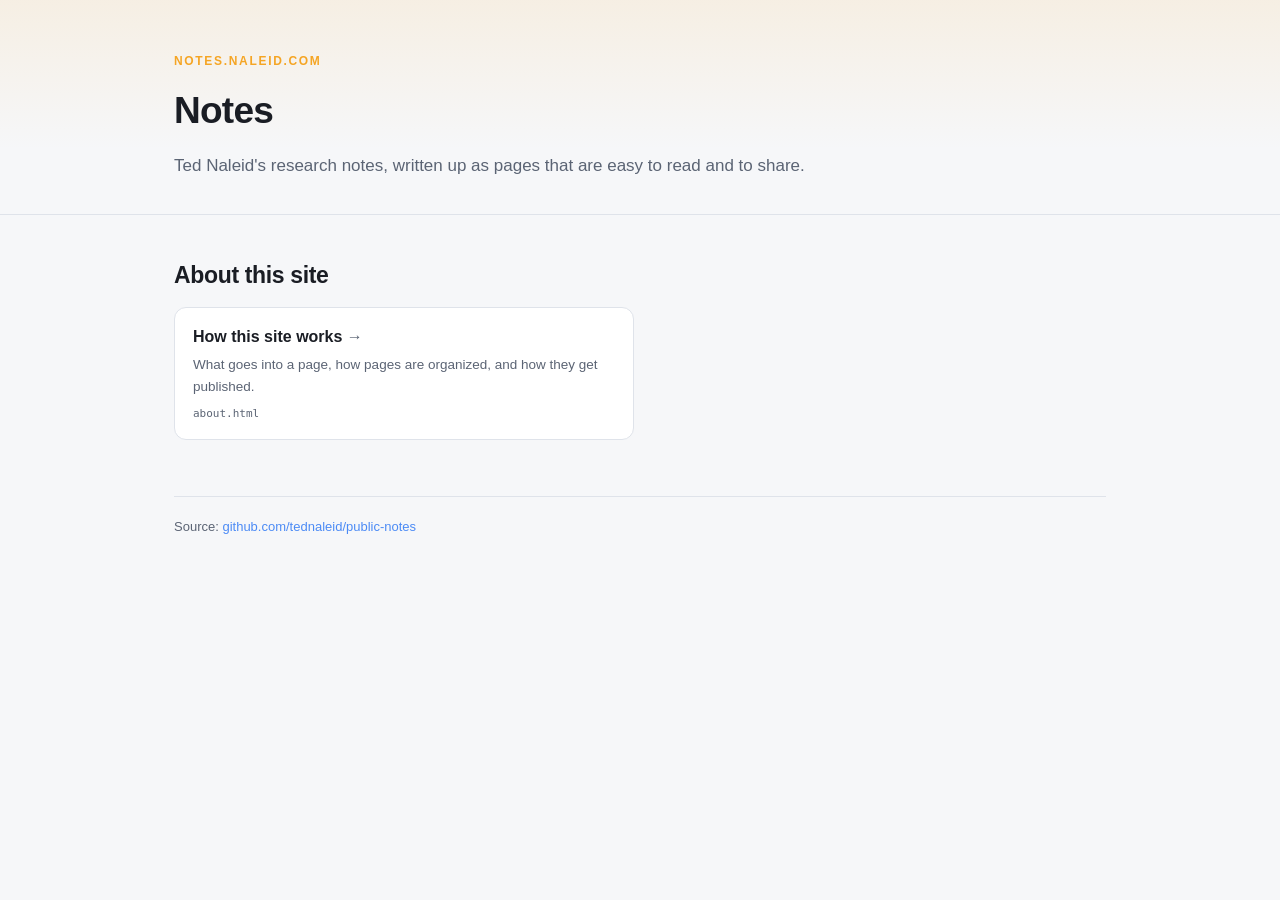
<file: index.html>
<!DOCTYPE html>
<!-- ABOUTME: The hub: landing page for notes.naleid.com, with one section per topic and a card per page. -->
<!-- ABOUTME: Add a card here whenever a durable page or topic page lands. List page, so no freshness stamp. -->
<html lang="en">
<head>
<meta charset="utf-8">
<meta name="viewport" content="width=device-width, initial-scale=1">
<title>Notes</title>
<link rel="stylesheet" href="assets/site.css">
</head>
<body>
<header class="hero">
  <div class="hero-inner">
    <p class="eyebrow">notes.naleid.com</p>
    <h1>Notes</h1>
    <p class="lede">Ted Naleid's research notes, written up as pages that are easy to read and to share.</p>
  </div>
</header>
<main class="wrap">
  <section id="site">
    <h2>About this site</h2>
    <div class="grid cols-2">
      <a class="doc" href="about.html">
        <h3>How this site works <span class="arrow">&rarr;</span></h3>
        <p>What goes into a page, how pages are organized, and how they get published.</p>
        <div class="path">about.html</div>
      </a>
    </div>
  </section>
  <footer>Source: <a href="https://github.com/tednaleid/public-notes">github.com/tednaleid/public-notes</a></footer>
</main>
</body>
</html>
</file>
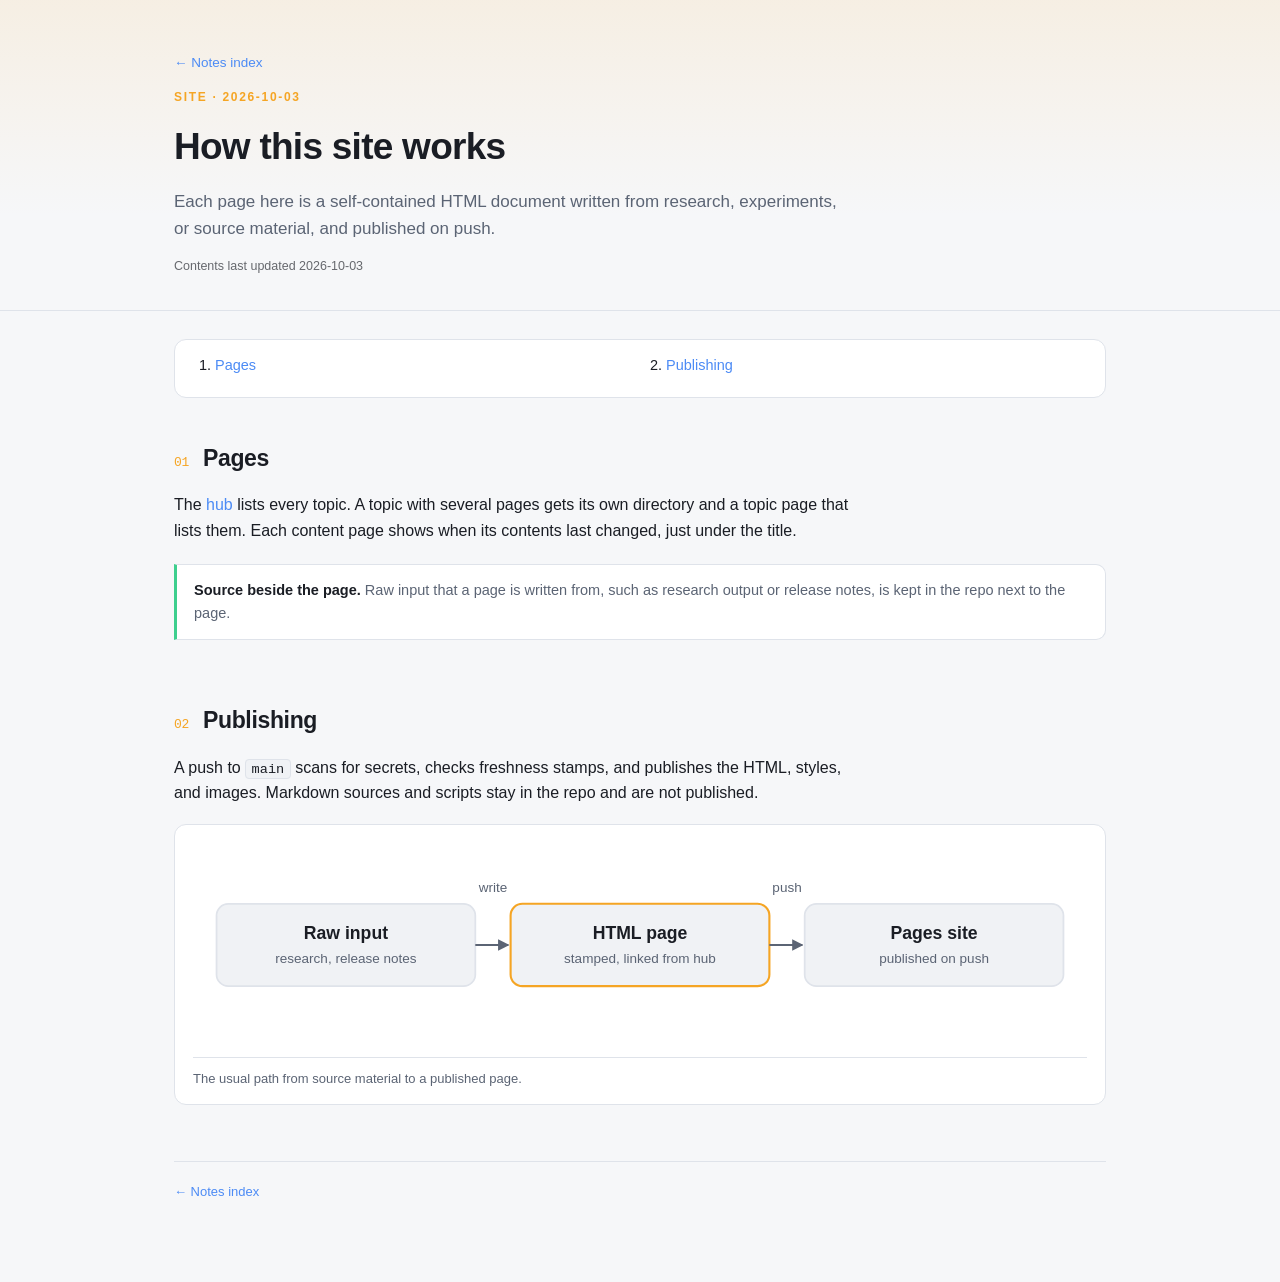
<file: about.html>
<!DOCTYPE html>
<!-- ABOUTME: Placeholder content page describing how the notes site is organized and published. -->
<!-- ABOUTME: Written during repo bootstrap to prove the publish pipeline; replace or expand as the site grows. -->
<html lang="en">
<head>
<meta charset="utf-8">
<meta name="viewport" content="width=device-width, initial-scale=1">
<title>How this site works</title>
<link rel="stylesheet" href="assets/site.css">
</head>
<body>
<header class="hero">
  <div class="hero-inner">
    <p class="back"><a href="index.html">&larr; Notes index</a></p>
    <p class="eyebrow">Site &middot; 2026-10-03</p>
    <h1>How this site works</h1>
    <p class="lede">Each page here is a self-contained HTML document written from research, experiments, or source material, and published on push.</p>
    <p class="freshness" style="margin:14px 0 0;font-size:12.5px;opacity:.65">Contents last updated <time datetime="2026-10-03">2026-10-03</time></p>
  </div>
</header>
<main class="wrap">
  <nav class="toc"><ol>
    <li><a href="#pages">Pages</a></li>
    <li><a href="#publishing">Publishing</a></li>
  </ol></nav>

  <section id="pages">
    <h2><span class="num">01</span> Pages</h2>
    <p>The <a href="index.html">hub</a> lists every topic. A topic with several pages gets its own directory and a topic page that lists them. Each content page shows when its contents last changed, just under the title.</p>
    <div class="note good"><strong>Source beside the page.</strong> Raw input that a page is written from, such as research output or release notes, is kept in the repo next to the page.</div>
  </section>

  <section id="publishing">
    <h2><span class="num">02</span> Publishing</h2>
    <p>A push to <code>main</code> scans for secrets, checks freshness stamps, and publishes the HTML, styles, and images. Markdown sources and scripts stay in the repo and are not published.</p>
    <figure>
    <svg viewBox="0 0 760 170" role="img" aria-label="Raw input flows into an HTML page, which is published to the Pages site.">
      <defs>
        <marker id="ah1" viewBox="0 0 10 10" refX="9" refY="5" markerWidth="6" markerHeight="6" orient="auto-start-reverse">
          <path d="M0 0 L10 5 L0 10 z" class="head"/>
        </marker>
      </defs>
      <!-- three columns: 220px boxes at x=20, 270, 520; 30px gutters; row y=50, height 70 -->
      <rect class="box"  x="20"  y="50" width="220" height="70" rx="10"/>
      <text class="title" x="130" y="80"  text-anchor="middle">Raw input</text>
      <text class="desc"  x="130" y="100" text-anchor="middle">research, release notes</text>

      <rect class="abox" x="270" y="50" width="220" height="70" rx="10"/>
      <text class="title" x="380" y="80"  text-anchor="middle">HTML page</text>
      <text class="desc"  x="380" y="100" text-anchor="middle">stamped, linked from hub</text>

      <rect class="box"  x="520" y="50" width="220" height="70" rx="10"/>
      <text class="title" x="630" y="80"  text-anchor="middle">Pages site</text>
      <text class="desc"  x="630" y="100" text-anchor="middle">published on push</text>

      <!-- edges run gutter to gutter; labels sit above, centered on the gutter -->
      <path class="edge" d="M240 85 H268" marker-end="url(#ah1)"/>
      <path class="edge" d="M490 85 H518" marker-end="url(#ah1)"/>
      <text class="elbl" x="255" y="40" text-anchor="middle">write</text>
      <text class="elbl" x="505" y="40" text-anchor="middle">push</text>
    </svg>
    <figcaption>The usual path from source material to a published page.</figcaption>
    </figure>
  </section>

  <footer><a href="index.html">&larr; Notes index</a></footer>
</main>
</body>
</html>
</file>
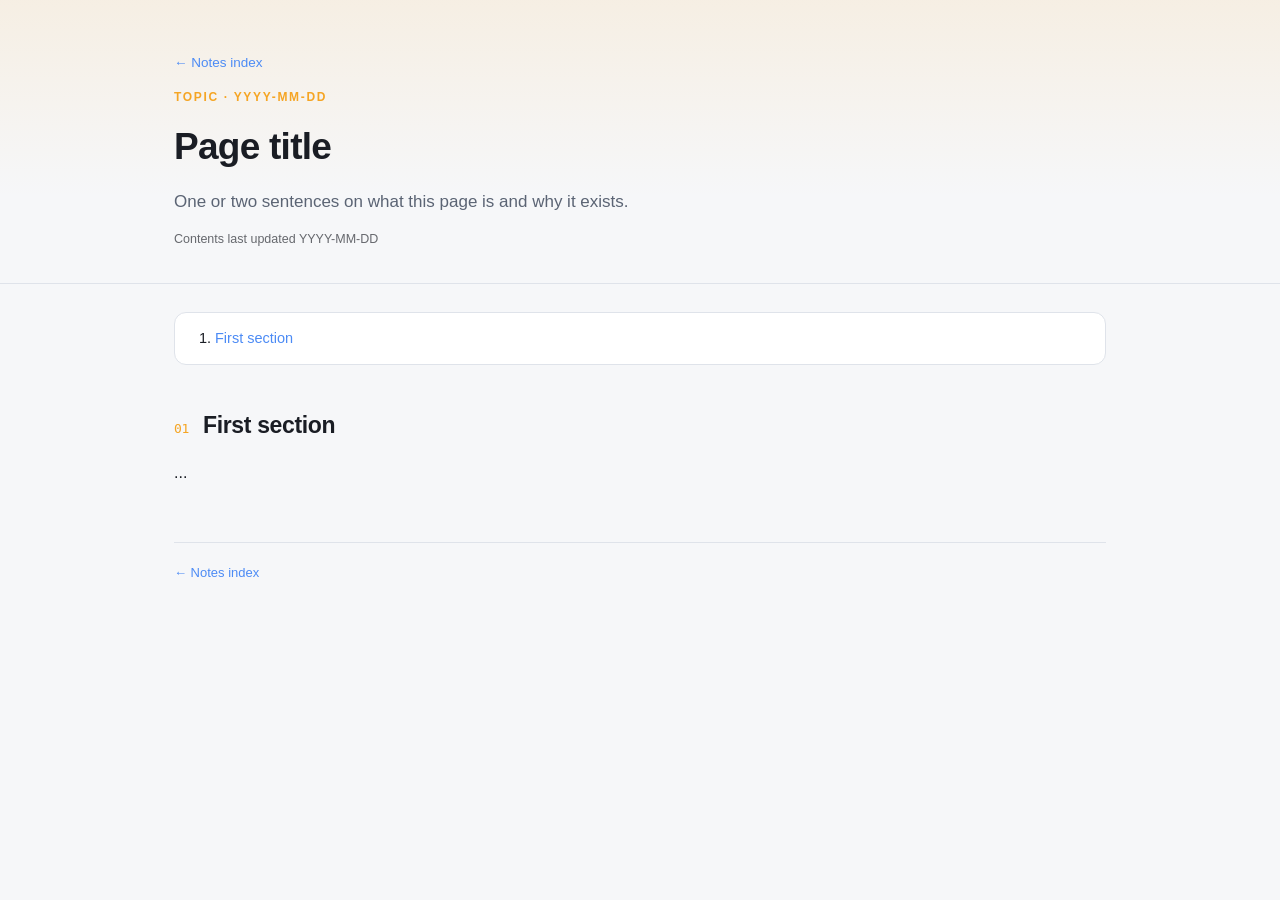
<file: templates/page.html>
<!DOCTYPE html>
<!-- ABOUTME: <what this page is> -->
<!-- ABOUTME: <where it came from, or how to maintain it> -->
<html lang="en">
<head>
<meta charset="utf-8">
<meta name="viewport" content="width=device-width, initial-scale=1">
<title>Page title</title>
<link rel="stylesheet" href="../assets/site.css">
</head>
<body>
<header class="hero">
  <div class="hero-inner">
    <p class="back"><a href="../index.html">&larr; Notes index</a></p>
    <p class="eyebrow">Topic &middot; YYYY-MM-DD</p>
    <h1>Page title</h1>
    <p class="lede">One or two sentences on what this page is and why it exists.</p>
    <p class="freshness" style="margin:14px 0 0;font-size:12.5px;opacity:.65">Contents last updated <time datetime="YYYY-MM-DD">YYYY-MM-DD</time></p>
  </div>
</header>
<main class="wrap">
  <nav class="toc"><ol><li><a href="#first">First section</a></li></ol></nav>
  <section id="first">
    <h2><span class="num">01</span> First section</h2>
    <p>...</p>
  </section>
  <footer><a href="../index.html">&larr; Notes index</a></footer>
</main>
</body>
</html>
</file>
<file: assets/site.css>
/* ABOUTME: Shared stylesheet for every notes page: tokens, layout, callouts, tables, SVG vocabulary. */
/* ABOUTME: Dark by default; prefers-color-scheme: light overrides surfaces and text only. */
:root {
  --bg: #0f1116; --panel: #171a21; --panel-2: #1e222b; --border: #2a2f3a;
  --text: #e6e8ec; --muted: #9aa3b2; --accent: #f5a524; --accent-2: #4c8bf5;
  --green: #3ecf8e; --purple: #a779f0; --red: #e5484d; --orange: #e08a3c;
  --sticky: #2a2617; --sticky-br: #5c4d1c;
  --mono: ui-monospace, SFMono-Regular, "SF Mono", Menlo, Consolas, monospace;
  --sans: -apple-system, BlinkMacSystemFont, "Segoe UI", Roboto, Helvetica, Arial, sans-serif;
  --wrap: 980px;
}
@media (prefers-color-scheme: light) {
  :root { --bg: #f6f7f9; --panel: #ffffff; --panel-2: #f0f2f5; --border: #dfe3ea;
          --text: #1a1d24; --muted: #5b6474; --sticky: #fdf6dd; --sticky-br: #e6d69a; }
}
* { box-sizing: border-box; }
body { margin: 0; background: var(--bg); color: var(--text); font-family: var(--sans); font-size: 16px; line-height: 1.6; }
a { color: var(--accent-2); text-decoration: none; }
a:hover { text-decoration: underline; }
code { font-family: var(--mono); font-size: 0.85em; background: var(--panel-2); padding: 0.12em 0.4em; border-radius: 4px; border: 1px solid var(--border); }

/* layout and header */
.wrap { max-width: var(--wrap); margin: 0 auto; padding: 0 24px 80px; }
header.hero { border-bottom: 1px solid var(--border); background: linear-gradient(180deg, rgba(245,165,36,0.10), transparent 70%); padding: 52px 0 34px; }
.hero-inner { max-width: var(--wrap); margin: 0 auto; padding: 0 24px; }
.back { margin: 0 0 14px; font-size: 13.5px; }
.eyebrow { color: var(--accent); font-weight: 700; letter-spacing: 0.14em; text-transform: uppercase; font-size: 12px; margin: 0 0 10px; }
h1 { font-size: 37px; margin: 0 0 12px; letter-spacing: -0.02em; }
.lede { color: var(--muted); font-size: 17px; max-width: 72ch; margin: 0; }
section { padding-top: 42px; }
h2 { font-size: 23px; margin: 0 0 6px; letter-spacing: -0.015em; }
h2 .num { font-family: var(--mono); font-size: 13px; color: var(--accent); font-weight: 400; margin-right: 8px; }
h3 { font-size: 16px; margin: 26px 0 6px; }
p, ul, ol { max-width: 76ch; }
ul { padding-left: 20px; }
li { margin: 5px 0; }
.sub { color: var(--muted); font-size: 14.5px; margin: 0 0 6px; max-width: 76ch; }

/* table of contents */
.toc { background: var(--panel); border: 1px solid var(--border); border-radius: 12px; padding: 14px 20px; margin-top: 28px; font-size: 14.5px; }
.toc ol { columns: 2; column-gap: 32px; margin: 0; padding-left: 20px; max-width: none; }
.toc li { margin: 0 0 5px; break-inside: avoid; }

/* callouts: accent by default, variants change the left border */
.note { background: var(--panel); border: 1px solid var(--border); border-left: 3px solid var(--accent); border-radius: 0 10px 10px 0; padding: 14px 17px; margin: 20px 0; font-size: 14.5px; color: var(--muted); }
.note strong { color: var(--text); }
.note.q { border-left-color: var(--purple); }     /* open question */
.note.warn { border-left-color: var(--red); }     /* risk or caveat */
.note.good { border-left-color: var(--green); }   /* settled or confirmed */

/* decisions list: green-numbered, with a muted reason line */
ol.settled { counter-reset: s; list-style: none; padding: 0; margin: 14px 0 0; }
ol.settled > li { counter-increment: s; position: relative; padding: 12px 15px 12px 46px; background: var(--panel); border: 1px solid var(--border); border-left: 3px solid var(--green); border-radius: 0 10px 10px 0; margin-bottom: 9px; font-size: 14.5px; max-width: none; }
ol.settled > li::before { content: counter(s); position: absolute; left: 15px; top: 12px; font-family: var(--mono); font-size: 12px; color: var(--green); font-weight: 700; }
ol.settled > li .why { display: block; color: var(--muted); font-size: 13.5px; margin-top: 4px; }

/* status pills */
.pill { display: inline-block; font-size: 10.5px; font-weight: 700; letter-spacing: 0.05em; text-transform: uppercase; padding: 2px 8px; border-radius: 999px; border: 1px solid var(--border); background: var(--panel-2); color: var(--muted); white-space: nowrap; }
.pill.good { color: var(--green); border-color: var(--green); }
.pill.warn { color: var(--orange); border-color: var(--orange); }
.pill.bad { color: var(--red); border-color: var(--red); }
.pill.verify { color: var(--purple); border-color: var(--purple); } /* claim not yet checked */

/* tables */
.tablewrap { border: 1px solid var(--border); border-radius: 11px; overflow-x: auto; margin-top: 14px; background: var(--panel); }
.tablewrap table { min-width: 520px; }
table { border-collapse: collapse; width: 100%; font-size: 14px; }
th, td { text-align: left; padding: 10px 13px; border-bottom: 1px solid var(--border); vertical-align: top; }
th { color: var(--muted); font-size: 11.5px; text-transform: uppercase; letter-spacing: 0.05em; font-weight: 600; }
tbody tr:last-child td { border-bottom: none; }

/* disclosure, glossary, sticky notes */
details { background: var(--panel); border: 1px solid var(--border); border-radius: 11px; padding: 14px 17px; margin-top: 16px; }
summary { cursor: pointer; font-weight: 600; font-size: 15px; }
dl.gloss { margin: 0; font-size: 14.5px; }
dl.gloss dt { font-weight: 600; margin-top: 18px; padding-top: 14px; border-top: 1px solid var(--border); }
dl.gloss dt:first-of-type { border-top: none; }
dl.gloss dd { margin: 5px 0 0; color: var(--muted); max-width: 76ch; }
.sticky { background: var(--sticky); border: 1px solid var(--sticky-br); border-radius: 4px; padding: 15px 17px; box-shadow: 0 3px 10px rgba(0,0,0,0.18); }
.sticky .who { display: block; margin-top: 9px; font-family: var(--mono); font-size: 11px; color: var(--muted); }

/* hub cards */
.grid { display: grid; gap: 13px; margin-top: 14px; }
@media (min-width: 680px) { .grid.cols-2 { grid-template-columns: 1fr 1fr; } }
.doc { display: block; background: var(--panel); border: 1px solid var(--border); border-radius: 12px; padding: 16px 18px; color: inherit; }
.doc:hover { border-color: var(--accent-2); text-decoration: none; }
.doc h3 { margin: 0 0 4px; font-size: 16px; }
.doc h3 .arrow { color: var(--muted); font-weight: 400; }
.doc p { margin: 0; color: var(--muted); font-size: 13.5px; max-width: none; }
.doc .path { font-family: var(--mono); font-size: 11px; color: var(--muted); margin-top: 8px; }

/* dated list pages */
ol.entries { list-style: none; padding: 0; margin: 14px 0 0; max-width: none; }
a.entry { display: block; background: var(--panel); border: 1px solid var(--border); border-radius: 12px; padding: 14px 18px; margin-bottom: 10px; color: inherit; }
a.entry:hover { border-color: var(--accent-2); text-decoration: none; }
a.entry .date { font-family: var(--mono); font-size: 12px; color: var(--accent); }
a.entry .title { display: block; font-weight: 600; }
a.entry .blurb { display: block; color: var(--muted); font-size: 13.5px; }

/* figures */
figure { margin: 18px 0 0; background: var(--panel); border: 1px solid var(--border); border-radius: 12px; padding: 20px 18px 14px; }
figure svg { display: block; width: 100%; height: auto; }
figcaption { color: var(--muted); font-size: 13px; margin-top: 12px; padding-top: 11px; border-top: 1px solid var(--border); }

/* shared SVG vocabulary (see docs/diagrams.md) */
svg .box    { fill: var(--panel-2); stroke: var(--border); stroke-width: 1.5; }
svg .abox   { fill: var(--panel-2); stroke: var(--accent); stroke-width: 1.8; }
svg .title  { fill: var(--text); font: 600 15px var(--sans); }
svg .t13    { fill: var(--text); font: 600 13px var(--sans); }
svg .desc   { fill: var(--muted); font: 400 11.5px var(--sans); }
svg .attr   { fill: var(--muted); font: 400 11px var(--mono); }
svg .edge   { stroke: var(--muted); stroke-width: 1.6; fill: none; }
svg .edge.soft { stroke-dasharray: 5 4; stroke-width: 1.3; }
svg .elbl   { fill: var(--muted); font: 400 11.5px var(--sans); }
svg .val    { fill: var(--accent); font: 700 14px var(--mono); }
svg .head   { fill: var(--muted); }
svg .rowlbl { fill: var(--muted); font: 700 10.5px var(--sans); letter-spacing: 0.13em; }
svg .axis   { stroke: var(--border); stroke-width: 1.4; }
svg .fill-blue   { fill: rgba(76,139,245,0.28);  stroke: var(--accent-2); stroke-width: 1.4; }
svg .fill-green  { fill: rgba(62,207,142,0.22);  stroke: var(--green);    stroke-width: 1.4; }
svg .fill-purple { fill: rgba(167,121,240,0.26); stroke: var(--purple);   stroke-width: 1.4; }
svg .fill-red    { fill: rgba(229,72,77,0.20);   stroke: var(--red);      stroke-width: 1.4; }
svg .faint  { opacity: 0.32; }

footer { margin-top: 56px; padding-top: 20px; border-top: 1px solid var(--border); color: var(--muted); font-size: 13px; }
</file>
